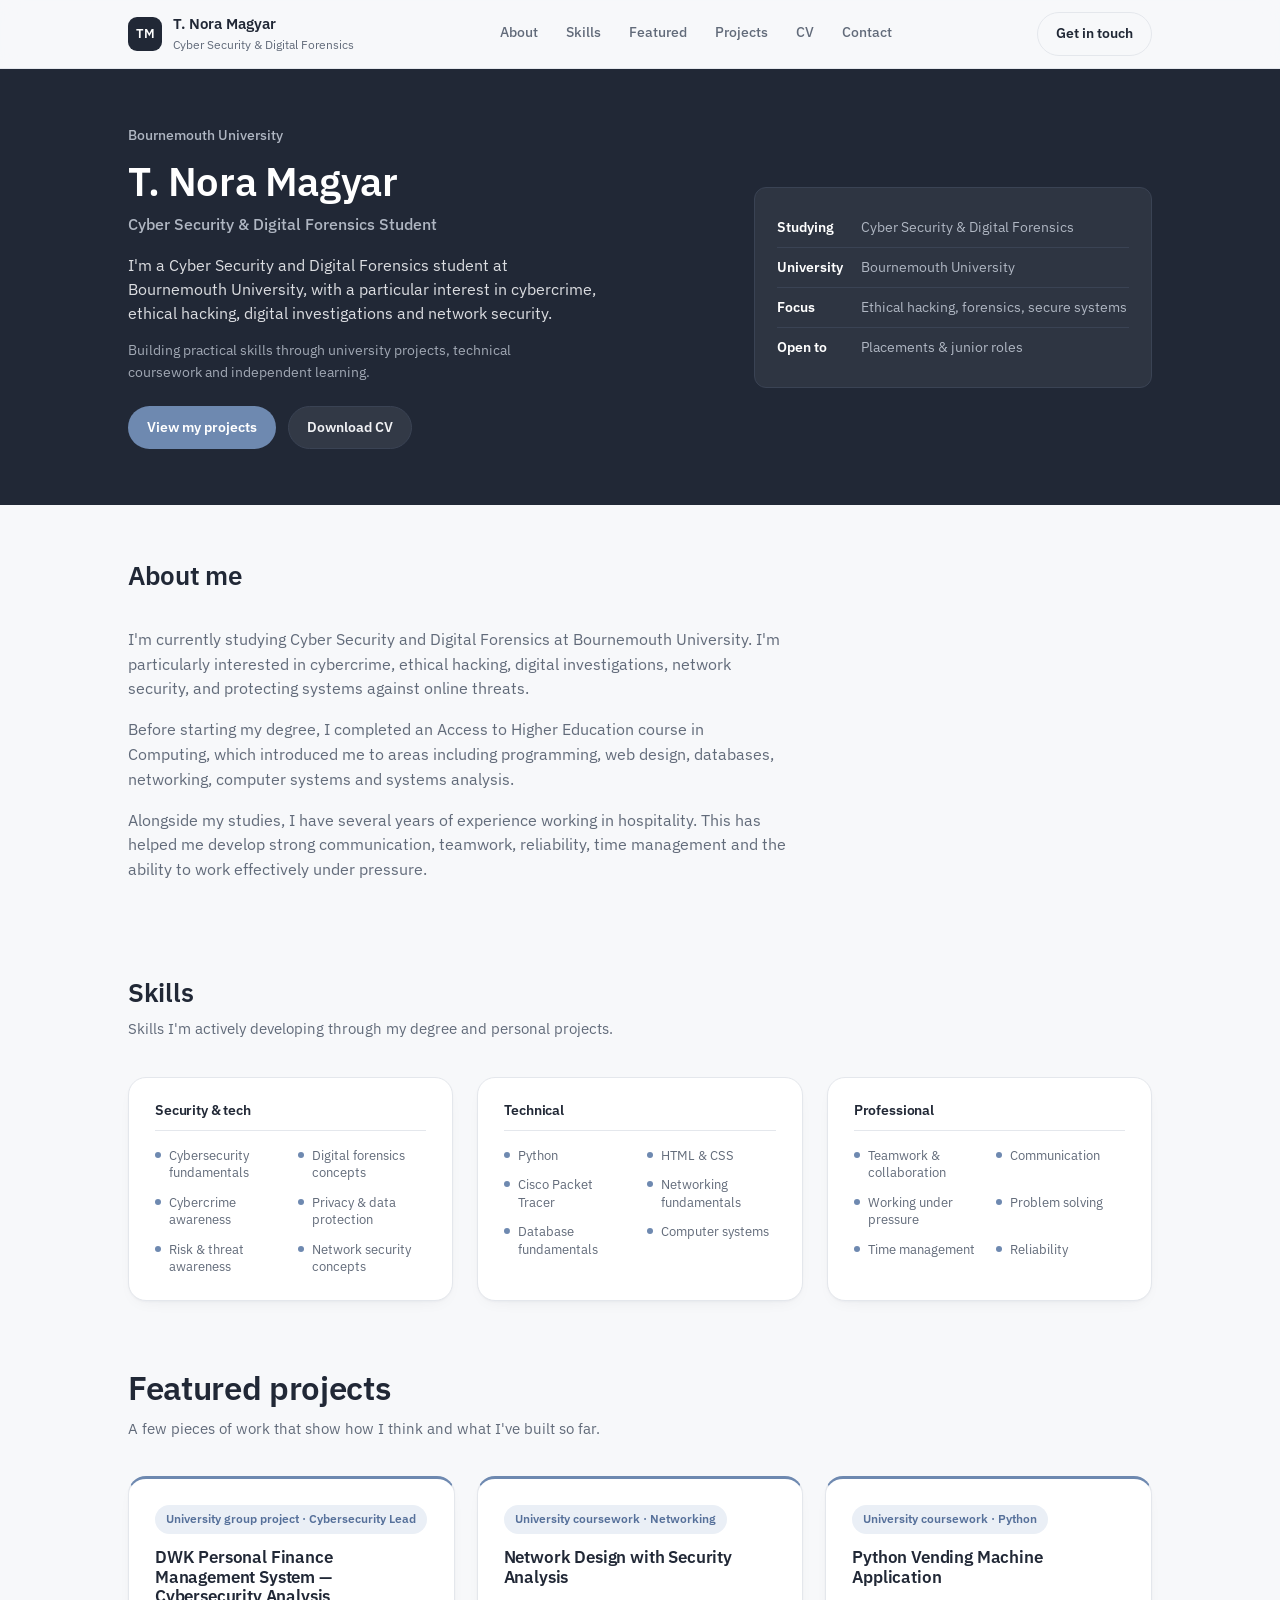
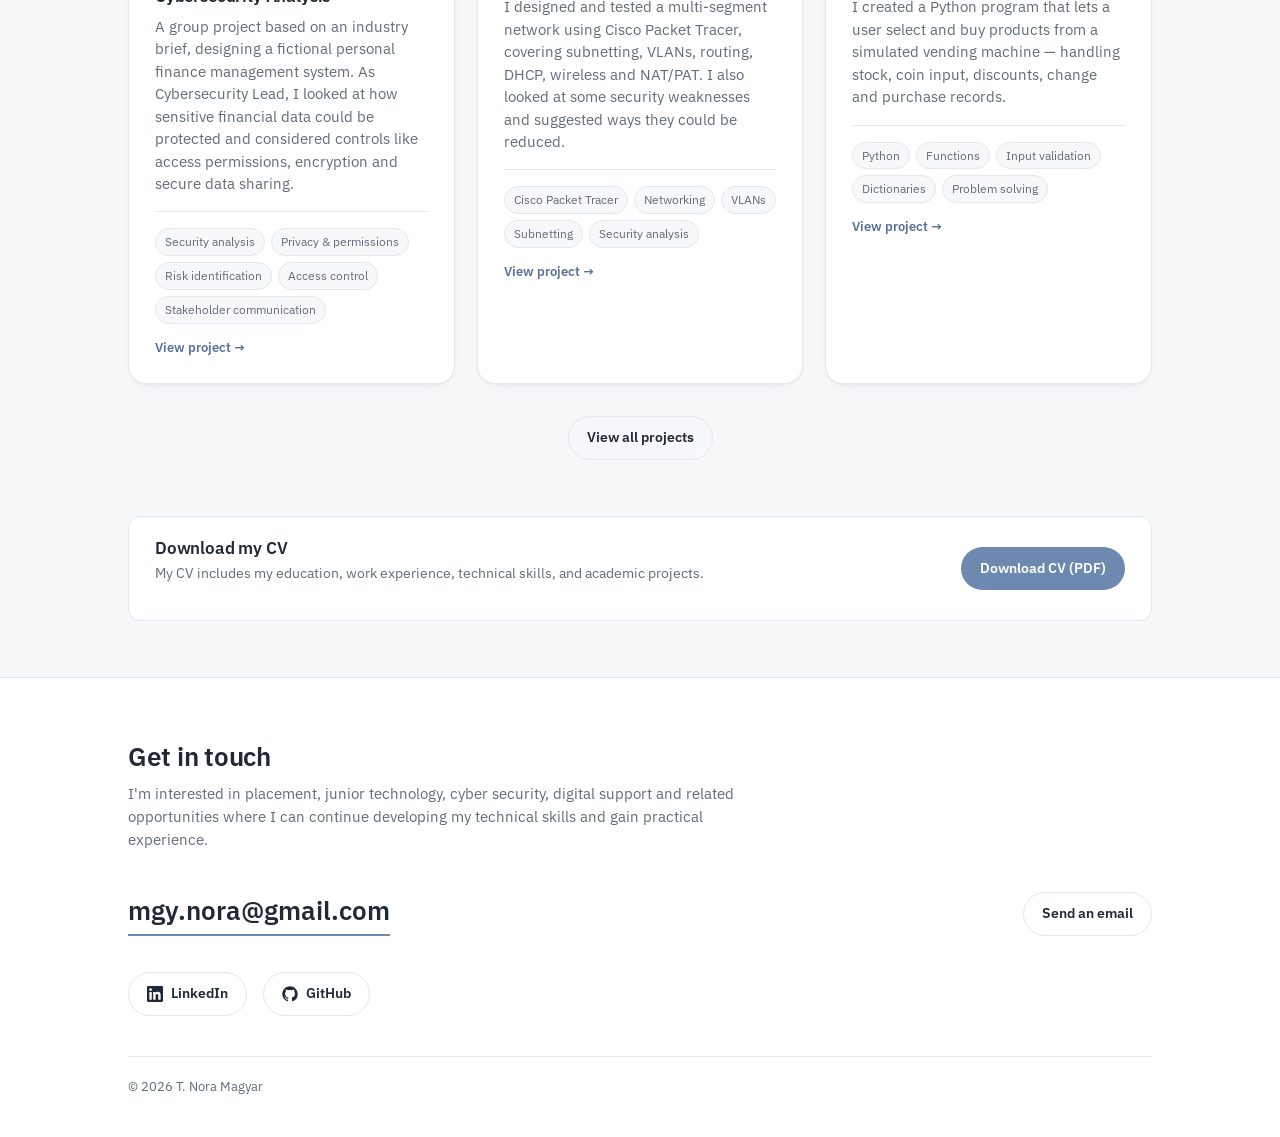
<file: index.html>
<!DOCTYPE html>
<html lang="en">
<head>
<meta charset="UTF-8">
<meta name="viewport" content="width=device-width, initial-scale=1.0">
<title>T. Nora Magyar — Cyber Security &amp; Digital Forensics</title>
<link rel="preconnect" href="https://fonts.googleapis.com">
<link rel="preconnect" href="https://fonts.gstatic.com" crossorigin>
<link href="https://fonts.googleapis.com/css2?family=IBM+Plex+Sans:wght@400;500;600;700&display=swap" rel="stylesheet">
<link rel="stylesheet" href="style.css">
</head>
<body>

<header class="nav">
  <div class="wrap">
    <a href="index.html#home" class="brand">
      <span class="brand-mark">TM</span>
      <span class="brand-text">T. Nora Magyar<span>Cyber Security &amp; Digital Forensics</span></span>
    </a>
    <nav class="nav-links" id="navLinks">
      <a href="index.html#about">About</a>
      <a href="index.html#skills">Skills</a>
      <a href="index.html#featured-projects">Featured</a>
      <a href="projects.html">Projects</a>
      <a href="index.html#cv">CV</a>
      <a href="index.html#contact">Contact</a>
    </nav>
    <div class="nav-cta">
      <a href="index.html#contact" class="btn btn-ghost">Get in touch</a>
      <button class="menu-toggle" id="menuToggle" aria-label="Toggle menu" aria-expanded="false">
        <svg viewBox="0 0 24 24" fill="none" stroke="currentColor" stroke-width="2" stroke-linecap="round"><line x1="4" y1="7" x2="20" y2="7"/><line x1="4" y1="12" x2="20" y2="12"/><line x1="4" y1="17" x2="20" y2="17"/></svg>
      </button>
    </div>
  </div>
</header>

<section class="hero" id="home">
  <div class="wrap">
    <div>
      <div class="eyebrow-line">Bournemouth University</div>
      <h1>T. Nora Magyar</h1>
      <p class="role">Cyber Security &amp; Digital Forensics Student</p>
      <p class="lede">I'm a Cyber Security and Digital Forensics student at Bournemouth University, with a particular interest in cybercrime, ethical hacking, digital investigations and network security.</p>
      <p class="lede lede-sub">Building practical skills through university projects, technical coursework and independent learning.</p>
      <div class="hero-actions">
        <a href="#featured-projects" class="btn btn-primary">View my projects</a>
        <a href="#cv" class="btn btn-on-navy">Download CV</a>
      </div>
    </div>
    <div class="hero-card">
      <div class="hero-card-row"><b>Studying</b><span>Cyber Security &amp; Digital Forensics</span></div>
      <div class="hero-card-row"><b>University</b><span>Bournemouth University</span></div>
      <div class="hero-card-row"><b>Focus</b><span>Ethical hacking, forensics, secure systems</span></div>
      <div class="hero-card-row"><b>Open to</b><span>Placements &amp; junior roles</span></div>
    </div>
  </div>
</section>

<section id="about">
  <div class="wrap">
    <div class="section-head">
      <h2>About me</h2>
    </div>
    <div class="prose">
      <p>I'm currently studying Cyber Security and Digital Forensics at Bournemouth University. I'm particularly interested in cybercrime, ethical hacking, digital investigations, network security, and protecting systems against online threats.</p>
      <p>Before starting my degree, I completed an Access to Higher Education course in Computing, which introduced me to areas including programming, web design, databases, networking, computer systems and systems analysis.</p>
      <p>Alongside my studies, I have several years of experience working in hospitality. This has helped me develop strong communication, teamwork, reliability, time management and the ability to work effectively under pressure.</p>
    </div>
  </div>
</section>

<section id="skills">
  <div class="wrap">
    <div class="section-head">
      <h2>Skills</h2>
      <p>Skills I'm actively developing through my degree and personal projects.</p>
    </div>
    <div class="skills-grid">
      <div class="skill-group">
        <h3>Security &amp; tech</h3>
        <div class="skill-list">
          <div class="skill-item"><span class="skill-dot"></span>Cybersecurity fundamentals</div>
          <div class="skill-item"><span class="skill-dot"></span>Digital forensics concepts</div>
          <div class="skill-item"><span class="skill-dot"></span>Cybercrime awareness</div>
          <div class="skill-item"><span class="skill-dot"></span>Privacy &amp; data protection</div>
          <div class="skill-item"><span class="skill-dot"></span>Risk &amp; threat awareness</div>
          <div class="skill-item"><span class="skill-dot"></span>Network security concepts</div>
        </div>
      </div>
      <div class="skill-group">
        <h3>Technical</h3>
        <div class="skill-list">
          <div class="skill-item"><span class="skill-dot"></span>Python</div>
          <div class="skill-item"><span class="skill-dot"></span>HTML &amp; CSS</div>
          <div class="skill-item"><span class="skill-dot"></span>Cisco Packet Tracer</div>
          <div class="skill-item"><span class="skill-dot"></span>Networking fundamentals</div>
          <div class="skill-item"><span class="skill-dot"></span>Database fundamentals</div>
          <div class="skill-item"><span class="skill-dot"></span>Computer systems</div>
        </div>
      </div>
      <div class="skill-group">
        <h3>Professional</h3>
        <div class="skill-list">
          <div class="skill-item"><span class="skill-dot"></span>Teamwork &amp; collaboration</div>
          <div class="skill-item"><span class="skill-dot"></span>Communication</div>
          <div class="skill-item"><span class="skill-dot"></span>Working under pressure</div>
          <div class="skill-item"><span class="skill-dot"></span>Problem solving</div>
          <div class="skill-item"><span class="skill-dot"></span>Time management</div>
          <div class="skill-item"><span class="skill-dot"></span>Reliability</div>
        </div>
      </div>
    </div>
  </div>
</section>

<section id="featured-projects">
  <div class="wrap">
    <div class="section-head projects-head">
      <h2>Featured projects</h2>
      <p>A few pieces of work that show how I think and what I've built so far.</p>
    </div>
    <div class="project-grid">
      <a href="projects.html#dwk" class="card">
        <span class="card-tag">University group project · Cybersecurity Lead</span>
        <h3>DWK Personal Finance Management System — Cybersecurity Analysis</h3>
        <p>A group project based on an industry brief, designing a fictional personal finance management system. As Cybersecurity Lead, I looked at how sensitive financial data could be protected and considered controls like access permissions, encryption and secure data sharing.</p>
        <div class="card-skills">
          <span class="card-skill">Security analysis</span>
          <span class="card-skill">Privacy &amp; permissions</span>
          <span class="card-skill">Risk identification</span>
          <span class="card-skill">Access control</span>
          <span class="card-skill">Stakeholder communication</span>
        </div>
        <span class="card-view">View project →</span>
      </a>
      <a href="projects.html#network" class="card">
        <span class="card-tag">University coursework · Networking</span>
        <h3>Network Design with Security Analysis</h3>
        <p>I designed and tested a multi-segment network using Cisco Packet Tracer, covering subnetting, VLANs, routing, DHCP, wireless and NAT/PAT. I also looked at some security weaknesses and suggested ways they could be reduced.</p>
        <div class="card-skills">
          <span class="card-skill">Cisco Packet Tracer</span>
          <span class="card-skill">Networking</span>
          <span class="card-skill">VLANs</span>
          <span class="card-skill">Subnetting</span>
          <span class="card-skill">Security analysis</span>
        </div>
        <span class="card-view">View project →</span>
      </a>
      <a href="projects.html#python" class="card">
        <span class="card-tag">University coursework · Python</span>
        <h3>Python Vending Machine Application</h3>
        <p>I created a Python program that lets a user select and buy products from a simulated vending machine — handling stock, coin input, discounts, change and purchase records.</p>
        <div class="card-skills">
          <span class="card-skill">Python</span>
          <span class="card-skill">Functions</span>
          <span class="card-skill">Input validation</span>
          <span class="card-skill">Dictionaries</span>
          <span class="card-skill">Problem solving</span>
        </div>
        <span class="card-view">View project →</span>
      </a>
    </div>
    <div class="featured-actions">
      <a href="projects.html" class="btn btn-ghost">View all projects</a>
    </div>
  </div>
</section>

<section id="cv">
  <div class="wrap">
    <div class="cv">
      <div>
        <h2>Download my CV</h2>
        <p>My CV includes my education, work experience, technical skills, and academic projects.</p>
      </div>
      <a href="assets/T_Nora_Magyar_CV.pdf" download class="btn btn-primary">Download CV (PDF)</a>
    </div>
  </div>
</section>

<section class="contact" id="contact">
  <div class="wrap">
    <div class="section-head">
      <h2>Get in touch</h2>
      <p>I'm interested in placement, junior technology, cyber security, digital support and related opportunities where I can continue developing my technical skills and gain practical experience.</p>
    </div>
    <div class="contact-row">
      <a href="mailto:mgy.nora@gmail.com" class="contact-email">mgy.nora@gmail.com</a>
      <a href="mailto:mgy.nora@gmail.com" class="btn btn-ghost">Send an email</a>
    </div>
    <div class="contact-links">
      <a href="https://www.linkedin.com/in/nora-magyar-938716398" class="btn btn-ghost" target="_blank" rel="noopener noreferrer"><svg width="16" height="16" viewBox="0 0 24 24" fill="currentColor" aria-hidden="true"><path d="M20.45 20.45h-3.56v-5.57c0-1.33-.03-3.04-1.85-3.04-1.86 0-2.14 1.45-2.14 2.94v5.67H9.34V9h3.41v1.56h.05c.48-.9 1.64-1.85 3.37-1.85 3.6 0 4.27 2.37 4.27 5.46v6.28zM5.34 7.43a2.06 2.06 0 1 1 0-4.12 2.06 2.06 0 0 1 0 4.12zM7.12 20.45H3.56V9h3.56v11.45zM22.22 0H1.77C.79 0 0 .77 0 1.73v20.54C0 23.23.79 24 1.77 24h20.45c.98 0 1.78-.77 1.78-1.73V1.73C24 .77 23.2 0 22.22 0z"/></svg>LinkedIn</a>
      <a href="https://github.com/nora-mgy" class="btn btn-ghost" target="_blank" rel="noopener noreferrer"><svg width="16" height="16" viewBox="0 0 24 24" fill="currentColor" aria-hidden="true"><path d="M12 .5C5.65.5.5 5.65.5 12c0 5.08 3.29 9.38 7.86 10.9.58.1.79-.25.79-.56v-2c-3.2.7-3.87-1.37-3.87-1.37-.52-1.33-1.28-1.69-1.28-1.69-1.05-.72.08-.7.08-.7 1.16.08 1.77 1.19 1.77 1.19 1.03 1.77 2.7 1.26 3.36.96.1-.75.4-1.26.73-1.55-2.55-.29-5.24-1.28-5.24-5.69 0-1.26.45-2.28 1.19-3.09-.12-.29-.52-1.46.11-3.05 0 0 .97-.31 3.17 1.18a11 11 0 0 1 5.78 0c2.2-1.49 3.17-1.18 3.17-1.18.63 1.59.23 2.76.11 3.05.74.81 1.19 1.83 1.19 3.09 0 4.42-2.69 5.39-5.25 5.68.41.36.78 1.06.78 2.14v3.17c0 .31.21.67.8.56A11.5 11.5 0 0 0 23.5 12C23.5 5.65 18.35.5 12 .5z"/></svg>GitHub</a>
    </div>
    <div class="footer-note">© <span id="year"></span> T. Nora Magyar</div>
  </div>
</section>

<script src="script.js"></script>
</body>
</html>
</file>
<file: style.css>
:root{
  --bg: #F7F8FA;
  --surface: #FFFFFF;
  --ink: #212836;
  --ink-soft: #626B7A;
  --navy: #212836;
  --navy-soft: #2C3444;
  --navy-ink: #F0F1F4;
  --navy-ink-soft: #AFB6C2;
  --accent: #6E89B0;
  --accent-dark: #56709A;
  --accent-tint: #EAEFF6;
  --line: #E4E7EC;
  --line-on-navy: #3A4354;
  --radius-lg: 18px;
  --radius-md: 12px;
  --radius-sm: 8px;
  --shadow: 0 1px 2px rgba(32,38,49,0.03), 0 6px 18px -10px rgba(32,38,49,0.10);
  color-scheme: light;
}

@media (prefers-color-scheme: dark){
  :root{
    --bg: #16181C;
    --surface: #1E2124;
    --ink: #EDEEEC;
    --ink-soft: #A9ADB0;
    --line: #2C2F33;
    --accent-tint: #1E2528;
    --shadow: 0 1px 2px rgba(0,0,0,0.3), 0 8px 24px -12px rgba(0,0,0,0.5);
  }
}

*{ box-sizing: border-box; }
html{ scroll-behavior: smooth; }
@media (prefers-reduced-motion: reduce){
  html{ scroll-behavior: auto; }
  *{ animation-duration: 0.001ms !important; transition-duration: 0.001ms !important; }
}

body{
  margin:0;
  background: var(--bg);
  color: var(--ink);
  font-family: 'IBM Plex Sans', -apple-system, BlinkMacSystemFont, sans-serif;
  line-height: 1.55;
  -webkit-font-smoothing: antialiased;
}

h1,h2,h3{
  font-family: 'IBM Plex Sans', sans-serif;
  font-weight: 600;
  line-height: 1.15;
  margin: 0;
  letter-spacing: -0.01em;
}

a{ color: inherit; }
img{ max-width:100%; display:block; }

:focus-visible{
  outline: 2px solid var(--accent);
  outline-offset: 3px;
}

.wrap{
  max-width: 1080px;
  margin: 0 auto;
  padding: 0 28px;
}

/* ---------- Nav ---------- */
.nav{
  position: sticky; top:0; z-index: 50;
  background: color-mix(in srgb, var(--bg) 90%, transparent);
  backdrop-filter: blur(10px);
  border-bottom: 1px solid var(--line);
}
.nav .wrap{
  display:flex; align-items:center; justify-content:space-between;
  height: 68px;
}
.brand{ display:flex; align-items:center; gap:11px; text-decoration:none; }
.brand-mark{
  width:34px; height:34px; border-radius: 9px;
  background: var(--navy);
  color:#fff;
  display:flex; align-items:center; justify-content:center;
  font-weight:600; font-size:13px;
  flex-shrink:0;
}
.brand-text{ font-size: 14.5px; font-weight:600; color: var(--ink); }
.brand-text span{
  display:block; font-weight:400; font-size:12px; color: var(--ink-soft);
}

.nav-links{ display:flex; align-items:center; gap: 24px; }
.nav-links a{
  text-decoration:none; font-size: 14px; font-weight:500; color: var(--ink-soft);
  padding: 6px 2px; border-bottom: 2px solid transparent;
  transition: color .15s ease, border-color .15s ease;
}
.nav-links a:hover{ color: var(--ink); border-color: var(--accent); }
.nav-links a.active{ color: var(--ink); border-color: var(--accent); }

.btn{
  display:inline-flex; align-items:center; justify-content:center; gap:8px;
  font-weight:600; font-size: 14px;
  padding: 10px 18px; border-radius: 999px;
  text-decoration:none; cursor:pointer; border: 1px solid transparent;
  transition: transform .15s ease, background .15s ease, border-color .15s ease;
}
.btn:active{ transform: translateY(1px); }
.btn-primary{ background: var(--accent); color:#fff; }
.btn-primary:hover{ background: var(--accent-dark); }
.btn-ghost{ background: transparent; color: var(--ink); border-color: var(--line); }
.btn-ghost:hover{ border-color: var(--accent); color: var(--accent); }
.btn-on-navy{ background: rgba(255,255,255,0.08); color: var(--navy-ink); border-color: var(--line-on-navy); }
.btn-on-navy:hover{ border-color: var(--accent); background: rgba(255,255,255,0.14); }

.nav-cta{ display:flex; align-items:center; gap:14px; }
.menu-toggle{
  display:none; background:none; border:none; cursor:pointer; padding:8px;
  color: var(--ink);
}
.menu-toggle svg{ width:24px; height:24px; }

/* ---------- Hero (contained navy) ---------- */
.hero{
  background: var(--navy); color: var(--navy-ink);
  padding: 56px 0;
}
.hero .wrap{
  display:grid; grid-template-columns: 1.25fr 0.85fr; gap: 40px; align-items:center;
}
.eyebrow-line{
  font-size: 13.5px; color: var(--navy-ink-soft); font-weight:500; margin-bottom: 12px;
}
.hero h1{ font-size: clamp(1.9rem, 3.4vw, 2.5rem); color: #fff; }
.hero .role{
  font-size: 16px;
  color: var(--navy-ink-soft);
  font-weight: 500;
  margin-top: 8px;
}
.hero p.lede{
  margin-top: 16px; max-width: 48ch; color: var(--navy-ink); opacity:0.9; font-size: 15.5px;
}
.hero p.lede-sub{
  margin-top: 8px; font-size: 14px; color: var(--navy-ink-soft);
}
.hero-actions{ display:flex; gap:12px; margin-top:22px; flex-wrap:wrap; }

.hero-card{
  background: rgba(255,255,255,0.06);
  border: 1px solid var(--line-on-navy);
  border-radius: var(--radius-md);
  padding: 20px 22px;
}
.hero-card-row{ display:flex; gap:12px; font-size:13.5px; padding: 9px 0; border-top:1px solid var(--line-on-navy); }
.hero-card-row:first-of-type{ border-top:none; }
.hero-card-row b{ color:#fff; font-weight:600; min-width: 72px; }
.hero-card-row span{ color: var(--navy-ink-soft); }

/* ---------- Sections generic ---------- */
section{ padding: 64px 0; }
.section-head{ max-width: 620px; margin-bottom: 36px; }
.section-head h2{ font-size: clamp(1.4rem, 2vw, 1.7rem); color: var(--ink); }
.section-head p{ color: var(--ink-soft); margin-top: 10px; font-size: 15px; }

.prose{ max-width: 66ch; color: var(--ink-soft); font-size: 16px; }
.prose p + p{ margin-top: 16px; }
.prose strong{ color: var(--ink); font-weight:600; }

#about{ padding-top: 56px; padding-bottom: 40px; }

/* ---------- Skills (light) ---------- */
#skills{ padding-top: 40px; padding-bottom: 48px; }
.skills-grid{ display:grid; grid-template-columns: repeat(3, 1fr); gap: 24px; align-items: stretch; }
.skill-group{
  background: var(--surface); border:1px solid var(--line); border-radius: var(--radius-lg);
  padding: 24px 26px; box-shadow: var(--shadow); height:100%;
  transition: transform .18s ease, box-shadow .18s ease;
}
.skill-group:hover{
  transform: translateY(-4px);
  box-shadow: 0 4px 6px rgba(32,38,49,0.04), 0 14px 28px -12px rgba(32,38,49,0.16);
}
.skill-group h3{
  font-size: 14px; color: var(--ink); margin-bottom: 16px; font-weight:600;
  padding-bottom: 12px; border-bottom: 1px solid var(--line);
}
.skill-list{ display:grid; grid-template-columns: 1fr 1fr; gap: 12px 14px; }
.skill-item{
  display:flex; align-items:flex-start; gap:8px;
  font-size: 13px; color: var(--ink-soft); line-height:1.35;
}
.skill-dot{ width:6px; height:6px; border-radius:50%; background: var(--accent); margin-top:5px; flex-shrink:0; }

/* ---------- Projects (the focal section) ---------- */
#featured-projects{ padding-top: 20px; padding-bottom: 56px; }
.section-head.projects-head h2{ font-size: clamp(1.7rem, 2.6vw, 2.1rem); }
.project-grid{ display:grid; grid-template-columns: repeat(3, 1fr); gap: 22px; }
.card{
  background: var(--surface); border:1px solid var(--line); border-radius: var(--radius-lg);
  padding: 26px; box-shadow: var(--shadow); display:flex; flex-direction:column; height:100%;
  border-top: 3px solid var(--accent);
  transition: transform .18s ease, box-shadow .18s ease;
  text-decoration:none;
}
.card:hover{
  transform: translateY(-4px);
  box-shadow: 0 4px 6px rgba(32,38,49,0.04), 0 14px 28px -12px rgba(32,38,49,0.16);
}
.card-view{
  margin-top: 14px; font-size: 12.5px; font-weight:600; color: var(--accent-dark);
}
.card:hover .card-view{ text-decoration: underline; }
.card-tag{
  font-size: 12px; font-weight:600; color: var(--accent-dark);
  background: var(--accent-tint); padding: 5px 11px; border-radius: 999px;
  display:inline-block; margin-bottom:14px; width: fit-content;
}
.card h3{ font-size: 17px; margin-bottom: 9px; }
.card p{ font-size: 14.5px; color: var(--ink-soft); margin:0; }
.card p + p{ margin-top: 10px; }
.card-skills{ display:flex; flex-wrap:wrap; gap:6px; margin-top:16px; padding-top:16px; border-top:1px solid var(--line); }
.card-skill{
  font-size:11.5px; color: var(--ink-soft); background: var(--bg);
  border:1px solid var(--line); padding:4px 9px; border-radius:999px;
}
.more-note{ margin-top: 22px; font-size: 14px; color: var(--ink-soft); font-style: italic; }
.featured-actions{ display:flex; justify-content:center; margin-top: 32px; }
.back-link{
  display:inline-flex; align-items:center; gap:6px; font-size: 14px; font-weight:500;
  color: var(--ink-soft); text-decoration:none; margin-bottom: 28px;
}
.back-link:hover{ color: var(--accent-dark); }

/* ---------- Project case studies (Projects page) ---------- */
.case-list{ display:flex; flex-direction:column; gap: 48px; }
.project-case{
  background: var(--surface); border:1px solid var(--line); border-radius: var(--radius-lg);
  padding: 32px; box-shadow: var(--shadow);
}
.project-case h3{ font-size: 19px; margin: 10px 0 12px; }
.case-intro{ font-size: 14.5px; color: var(--ink-soft); margin:0; }
.case-worked-on{ font-size: 14px; color: var(--ink-soft); margin-top: 10px; }
.case-worked-on .worked-on-label{ font-weight:600; color: var(--ink); }

.gallery{ margin-top: 22px; display:flex; flex-direction:column; gap: 14px; }
.gallery-row{ display:grid; grid-template-columns: 1fr 1fr; gap: 14px; }
.gallery-figure{ margin:0; }
.img-frame{
  background: var(--bg); border:1px solid var(--line); border-radius: var(--radius-md);
  aspect-ratio: 16 / 10; display:flex; align-items:center; justify-content:center; overflow:hidden;
}
.img-frame img{
  width:100%; height:100%; object-fit: contain; cursor: zoom-in;
}
.gallery-figure figcaption{
  font-size: 12px; color: var(--ink-soft); margin-top: 6px; line-height:1.4;
}

@media (max-width: 800px){
  .project-case{ padding: 22px; }
  .gallery-row{ grid-template-columns: 1fr; }
}

/* ---------- Lightbox ---------- */
.lightbox{
  position: fixed; inset: 0; z-index: 1000; display:none;
  align-items:center; justify-content:center; padding: 32px;
  background: rgba(20,22,26,0.86);
}
.lightbox.open{ display:flex; }
.lightbox-img{
  max-width: 100%; max-height: 88vh; object-fit: contain;
  border-radius: var(--radius-sm); background: #fff;
}
.lightbox-close{
  position: absolute; top: 20px; right: 24px;
  width: 40px; height: 40px; border-radius: 50%;
  background: rgba(255,255,255,0.12); border: 1px solid rgba(255,255,255,0.3);
  color: #fff; font-size: 20px; line-height:1; cursor:pointer;
  display:flex; align-items:center; justify-content:center;
}
.lightbox-close:hover{ background: rgba(255,255,255,0.22); }


/* ---------- CV (compact bar) ---------- */
#cv{ padding-top: 0; padding-bottom: 56px; }
.cv{
  background: var(--surface);
  border: 1px solid var(--line);
  border-radius: var(--radius-md);
  padding: 22px 26px;
  display:flex; align-items:center; justify-content:space-between; gap: 20px; flex-wrap:wrap;
}
.cv h2{ font-size: 17px; color: var(--ink); }
.cv p{ color: var(--ink-soft); margin-top: 4px; font-size: 14px; }

/* ---------- Contact (light) ---------- */
.contact{ background: var(--surface); border-top: 1px solid var(--line); padding-bottom: 40px; }
.contact-row{ display:flex; align-items:center; justify-content:space-between; flex-wrap:wrap; gap:20px; padding-top: 4px; }
.contact-email{
  font-size: clamp(1.2rem, 2.2vw, 1.6rem);
  font-weight:600; color: var(--ink); text-decoration:none; border-bottom: 2px solid var(--accent);
  padding-bottom: 3px;
}
.contact-links{ display:flex; gap:16px; flex-wrap:wrap; margin-top: 36px; }
.contact-links .btn{ gap:8px; }
.footer-note{ margin-top: 40px; padding-top: 20px; border-top:1px solid var(--line); font-size: 13px; color: var(--ink-soft); }

/* ---------- Projects page ---------- */
.projects-page-head{ padding: 48px 0 8px; }
.projects-page-head h1{ font-size: clamp(1.8rem, 3vw, 2.3rem); color: var(--ink); }
.projects-page-head p{ color: var(--ink-soft); margin-top: 10px; max-width: 60ch; }
#all-projects{ padding-top: 24px; }
#all-projects .project-grid{ grid-template-columns: 1fr; gap: 24px; max-width: 760px; }
#all-projects .card{ padding: 30px; }
#all-projects .card p{ font-size: 15px; }

@media (max-width: 900px){
  .hero .wrap{ grid-template-columns: 1fr; }
  .hero-card{ order: -1; }
  .skills-grid{ grid-template-columns: 1fr; gap: 24px; }
  .project-grid{ grid-template-columns: 1fr; }
  .cv{ flex-direction:column; align-items:flex-start; text-align:left; }
  .nav-links{
    position:fixed; inset: 68px 0 0 0; background: var(--bg);
    flex-direction:column; align-items:flex-start; padding: 24px;
    transform: translateX(100%); transition: transform .2s ease;
    gap: 4px; border-top:1px solid var(--line);
  }
  .nav-links.open{ transform: translateX(0); }
  .nav-links a{ width:100%; padding: 14px 4px; font-size:16px; }
  .menu-toggle{ display:block; }
  .nav-cta .btn-ghost{ display:none; }
  .contact-row{ flex-direction:column; align-items:flex-start; }
}
</file>
